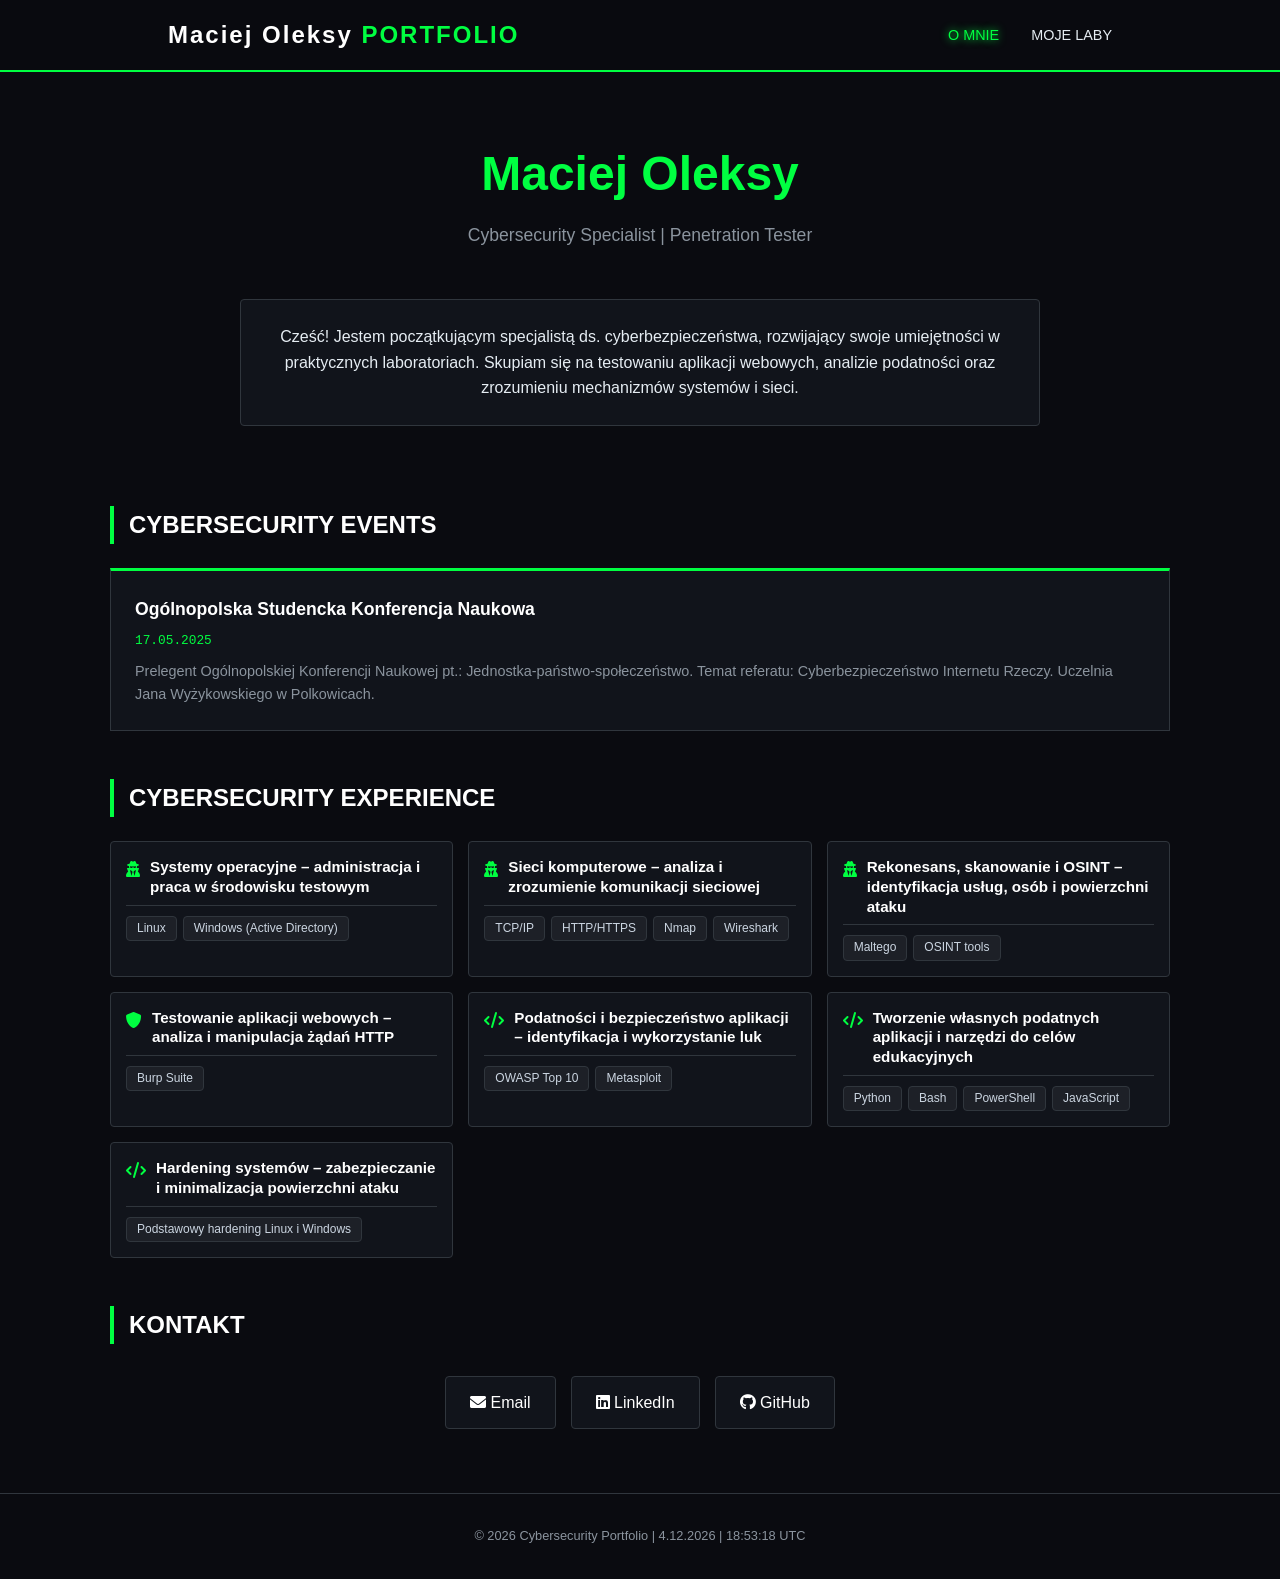
<file: index.html>
<!DOCTYPE html>
<html lang="pl">
<head>
    <meta charset="UTF-8">
    <meta name="viewport" content="width=device-width, initial-scale=1.0">
    <title>Cyber Portfolio | Main</title>
    <link rel="stylesheet" href="stajl.css">
    <link rel="stylesheet" href="https://cdnjs.cloudflare.com/ajax/libs/font-awesome/6.0.0/css/all.min.css">
</head>
<body>

    <header>
        <nav class="navbar">
            <div class="logo">Maciej Oleksy<span> PORTFOLIO</span></div>
            <ul class="nav-links">
                <li><a href="index.html" class="active">O mnie</a></li>
                <li><a href="labs.html">Moje laby</a></li>
            </ul>
        </nav>
    </header>

    <main class="container">
        <!-- Sekcja Hero / O mnie -->
        <section id="about" class="hero-section">
            <h1 class="glitch">Maciej Oleksy</h1>
            <p class="subtitle">Cybersecurity Specialist | Penetration Tester</p>
        </br>
            <div class="bio-card">
                <p>Cześć! Jestem początkującym specjalistą ds. cyberbezpieczeństwa, rozwijający swoje umiejętności w praktycznych laboratoriach. Skupiam się na testowaniu aplikacji webowych, analizie podatności oraz zrozumieniu mechanizmów systemów i sieci.</p>
            </div>
        </section>

        <!-- Sekcja Cyber Events -->
        <section id="cyber-events">
            <h2 class="section-title">Cybersecurity Events</h2>
            <div class="events-grid">
                <div class="event-card highlight">
                    <h3>Ogólnopolska Studencka Konferencja Naukowa</h3>
                    <p class="event-info">17.05.2025</p>
                    <p class="event-desc">Prelegent Ogólnopolskiej Konferencji Naukowej pt.: Jednostka-państwo-społeczeństwo. Temat referatu: Cyberbezpieczeństwo Internetu Rzeczy. Uczelnia Jana Wyżykowskiego w Polkowicach.</p>
                </div>
               
            </div>
        </section>

         <!-- Sekcja Technical Arsenal (Skille) -->
        <section id="skills-arsenal">
            <h2 class="section-title">Cybersecurity Experience</h2>
            <div class="skills-grid">

                <div class="skill-category">
                    <div class="category-header"><i class="fas fa-user-secret"></i><h5>Systemy operacyjne – administracja i praca w środowisku testowym</h5></div>
                    <div class="skill-tags">
                        <span>Linux</span><span>Windows (Active Directory)</span>
                    </div>
                </div>

                <div class="skill-category">
                    <div class="category-header"><i class="fas fa-user-secret"></i><h5>Sieci komputerowe – analiza i zrozumienie komunikacji sieciowej</h5></div>
                    <div class="skill-tags">
                        <span>TCP/IP</span><span>HTTP/HTTPS</span><span>Nmap</span><span>Wireshark</span>
                    </div>

                </div>
                <div class="skill-category">
                    <div class="category-header"><i class="fas fa-user-secret"></i><h5>Rekonesans, skanowanie i OSINT – identyfikacja usług, osób i powierzchni ataku</h5></div>
                    <div class="skill-tags">
                        <span>Maltego</span><span>OSINT tools</span>
                    </div>
                </div>

                <div class="skill-category">
                    <div class="category-header"><i class="fas fa-shield-alt"></i><h5>Testowanie aplikacji webowych – analiza i manipulacja żądań HTTP</h5></div>
                    <div class="skill-tags">
                       <span>Burp Suite</span>
                    </div>
                </div>

                <div class="skill-category">
                    <div class="category-header"><i class="fas fa-code"></i><h5>Podatności i bezpieczeństwo aplikacji – identyfikacja i wykorzystanie luk</h5></div>
                    <div class="skill-tags">
                        <span>OWASP Top 10</span><span>Metasploit</span>
                    </div>
                </div>

                <div class="skill-category">
                    <div class="category-header"><i class="fas fa-code"></i><h5>Tworzenie własnych podatnych aplikacji i narzędzi do celów edukacyjnych</h5></div>
                    <div class="skill-tags">
                        <span>Python</span><span>Bash</span><span>PowerShell</span><span>JavaScript</span>
                    </div>
                </div>

                   <div class="skill-category">
                    <div class="category-header"><i class="fas fa-code"></i><h5>Hardening systemów – zabezpieczanie i minimalizacja powierzchni ataku</h5></div>
                    <div class="skill-tags">
                        <span>Podstawowy hardening Linux i Windows</span>
                    </div>
                </div>

            </div>
        </section>


        <!-- Kontakt -->
        <section id="contact">
            <h2 class="section-title">Kontakt</h2>
            <div class="contact-grid">
                <a href="mailto:twoj@email.com" class="contact-card"><i class="fas fa-envelope"></i><span> Email</span></a>
                <a href="#" class="contact-card"><i class="fab fa-linkedin"></i><span> LinkedIn</span></a>
                <a href="https://github.com/christwaffen" class="contact-card"><i class="fab fa-github"></i><span> GitHub</span></a>
            </div>
        </section>
    </main>

    <footer>
        <p>&copy; 2026 Cybersecurity Portfolio | <span id="clock"></span></p>
    </footer>

    <script src="script.js"></script>
</body>
</html>
</file>
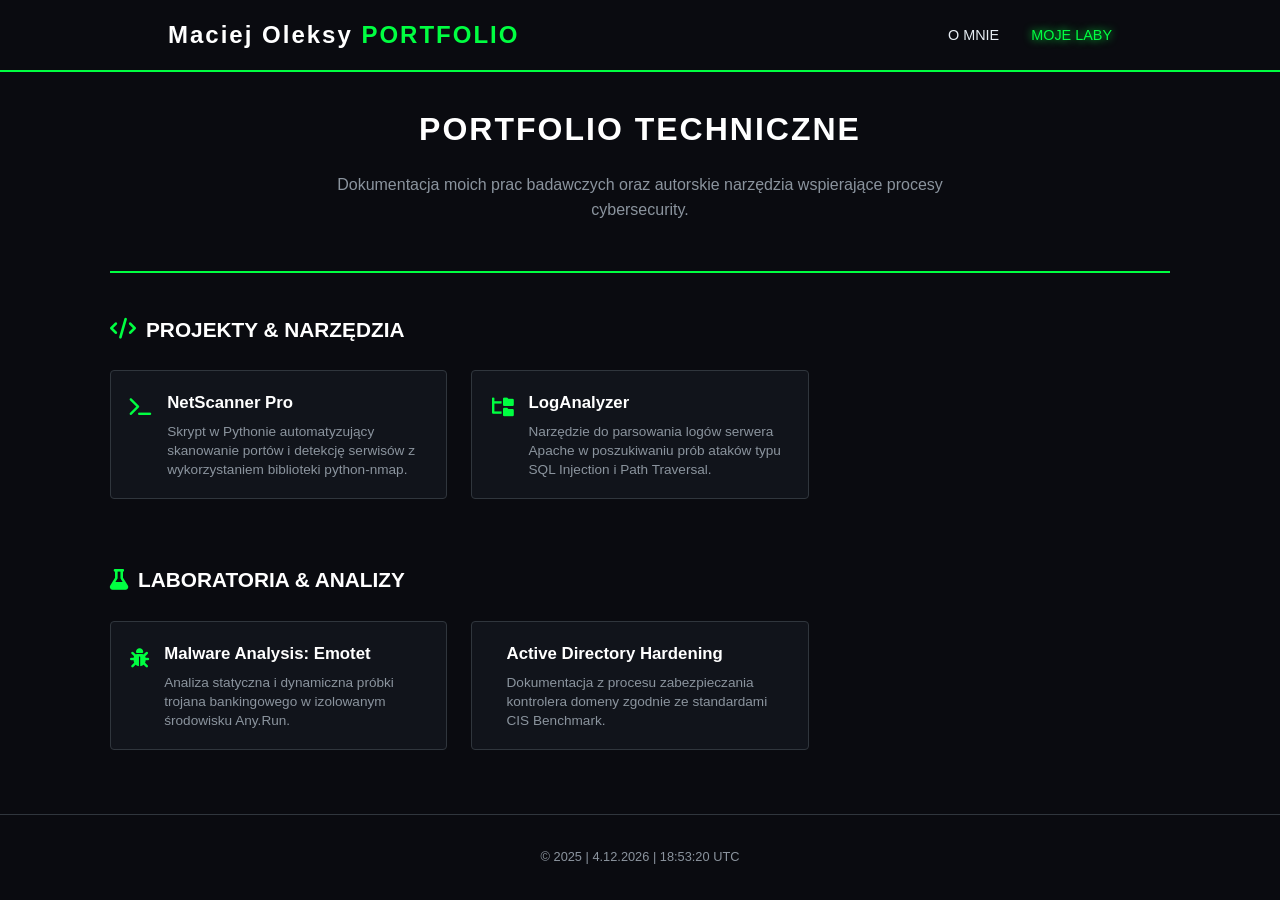
<file: labs.html>
<!DOCTYPE html>
<html lang="pl">
<head>
    <meta charset="UTF-8">
    <meta name="viewport" content="width=device-width, initial-scale=1.0">
    <title>Cyber Portfolio | Laby</title>
    <link rel="stylesheet" href="stajl.css">
    <link rel="stylesheet" href="https://cdnjs.cloudflare.com/ajax/libs/font-awesome/6.0.0/css/all.min.css">
</head>
<body>
    <header>
        <nav class="navbar">
            <div class="logo">Maciej Oleksy<span> PORTFOLIO</span></div>
            <ul class="nav-links">
                <li><a href="index.html">O mnie</a></li>
                <li><a href="labs.html" class="active">Moje laby</a></li>
            </ul>
        </nav>
    </header>
<!---
    <main class="container">
        <section id="labs">
            <h1 class="section-title">Laboratoria i Projekty</h1>
             <div class="bio-card">
                <p>Tutaj znajdziesz moje laboratoria – projekty, które realizowałem, aby rozwijać swoje umiejętności w cyberbezpieczeństwie. Każdy lab pokazuje zarówno ofensywne, jak i defensywne podejście do bezpieczeństwa.</p>
            </div>
            <br>
            <div class="labs-grid">

                <a href="https://github.com/christwaffen" target="_blank" class="lab-card">
                    <div class="lab-icon"><i class="fas fa-terminal"></i></div>
                    <h3>OWASP Top 10 2025</h3>
                    <p>Testowanie i omówienie najpopularniejszych podatności z roku 2025</p>
                </a>

                <a href="https://github.com/christwaffen" target="_blank" class="lab-card">
                    <div class="lab-icon"><i class="fas fa-bug"></i></div>
                    <h3>Malware Analysis</h3>
                    <p>Dokumentacja z analizy trojana Emotet.</p>
                </a>

                <a href="https://github.com/christwaffen" target="_blank" class="lab-card">
                    <div class="lab-icon"><i class="fas fa-terminal"></i></div>
                    <h3>Network Scanner</h3>
                    <p>Automatyzacja Nmapa w Pythonie.</p>
                </a>

                <a href="https://github.com/christwaffen" target="_blank" class="lab-card">
                    <div class="lab-icon"><i class="fas fa-bug"></i></div>
                    <h3>Malware Analysis</h3>
                    <p>Dokumentacja z analizy trojana Emotet.</p>
                </a>

                 <a href="https://github.com/christwaffen" target="_blank" class="lab-card">
                    <div class="lab-icon"><i class="fas fa-terminal"></i></div>
                    <h3>Network Scanner</h3>
                    <p>Automatyzacja Nmapa w Pythonie.</p>
                </a>

                <a href="https://github.com/christwaffen" target="_blank" class="lab-card">
                    <div class="lab-icon"><i class="fas fa-bug"></i></div>
                    <h3>Malware Analysis</h3>
                    <p>Dokumentacja z analizy trojana Emotet.</p>
                </a>

                <a href="https://github.com/christwaffen" target="_blank" class="lab-card">
                    <div class="lab-icon"><i class="fas fa-terminal"></i></div>
                    <h3>Network Scanner</h3>
                    <p>Automatyzacja Nmapa w Pythonie.</p>
                </a>

                <a href="https://github.com/christwaffen" target="_blank" class="lab-card">
                    <div class="lab-icon"><i class="fas fa-bug"></i></div>
                    <h3>Malware Analysis</h3>
                    <p>Dokumentacja z analizy trojana Emotet.</p>
                </a>

            </div>
        </section>
    </main>
-->

<main class="container">
    <!-- Nagłówek strony -->
    <header class="labs-page-header">
        <h1 class="section-title-centered">Portfolio Techniczne</h1>
        <p class="page-description">
            Dokumentacja moich prac badawczych oraz autorskie narzędzia wspierające procesy cybersecurity.
        </p>
    </header>

    <!-- SEKCJA: PROJEKTY (NARZĘDZIA) -->
    <section class="labs-section">
        <h2 class="sub-section-title"><i class="fas fa-code"></i> Projekty & Narzędzia</h2>
        <div class="labs-grid">
            <!-- Projekt 1 -->
            <a href="https://github.com/christwaffen" target="_blank" class="lab-card">
                <div class="lab-icon"><i class="fas fa-terminal"></i></div>
                <div class="lab-content">
                    <h3>NetScanner Pro</h3>
                    <p>Skrypt w Pythonie automatyzujący skanowanie portów i detekcję serwisów z wykorzystaniem biblioteki python-nmap.</p>
                </div>
            </a>
            <!-- Projekt 2 -->
            <a href="https://github.com/christwaffen" target="_blank" class="lab-card">
                <div class="lab-icon"><i class="fas fa-folder-tree"></i></div>
                <div class="lab-content">
                    <h3>LogAnalyzer</h3>
                    <p>Narzędzie do parsowania logów serwera Apache w poszukiwaniu prób ataków typu SQL Injection i Path Traversal.</p>
                </div>
            </a>
        </div>
    </section>

    <!-- SEKCJA: LABORATORIA (ANALIZY) -->
    <section class="labs-section">
        <h2 class="sub-section-title"><i class="fas fa-flask"></i> Laboratoria & Analizy</h2>
        <div class="labs-grid">
            <!-- Lab 1 -->
            <a href="https://github.com/christwaffen" target="_blank" class="lab-card">
                <div class="lab-icon"><i class="fas fa-bug"></i></div>
                <div class="lab-content">
                    <h3>Malware Analysis: Emotet</h3>
                    <p>Analiza statyczna i dynamiczna próbki trojana bankingowego w izolowanym środowisku Any.Run.</p>
                </div>
            </a>
            <!-- Lab 2 -->
            <a href="https://github.com/christwaffen" target="_blank" class="lab-card">
                <div class="lab-icon"><i class="fas fa-shield-halved"></i></div>
                <div class="lab-content">
                    <h3>Active Directory Hardening</h3>
                    <p>Dokumentacja z procesu zabezpieczania kontrolera domeny zgodnie ze standardami CIS Benchmark.</p>
                </div>
            </a>
        </div>
    </section>
</main>

    <footer><p>&copy; 2025 | <span id="clock"></span></p></footer>
    <script src="script.js"></script>
</body>
</html>
</file>
<file: stajl.css>
:root {
    --bg-color: #0a0b10;
    --card-bg: #11141b;
    --accent-color: #00ff41; /* Cyber zielony */
    --text-color: #e6edf3;
    --text-dim: #8b949e; /* Szary do opisów */
    --border-color: #30363d;
}

* { margin: 0; padding: 0; box-sizing: border-box; font-family: 'Segoe UI', Tahoma, Geneva, Verdana, sans-serif; }
body { background-color: var(--bg-color); color: var(--text-color); line-height: 1.6; overflow-x: hidden; }

/* --- NAWIGACJA --- */
header { background: rgba(10, 11, 16, 0.95); border-bottom: 2px solid var(--accent-color); position: sticky; top: 0; z-index: 1000; }
.navbar { display: flex; justify-content: space-between; align-items: center; padding: 1rem 10%; max-width: 1200px; margin: 0 auto; }
.logo { font-size: 1.5rem; font-weight: bold; letter-spacing: 2px; color: #fff; }
.logo span { color: var(--accent-color); }
.nav-links { display: flex; list-style: none; }
.nav-links li { margin-left: 2rem; }
.nav-links a { text-decoration: none; color: var(--text-color); text-transform: uppercase; font-size: 0.9rem; transition: 0.3s; }
.nav-links a:hover, .nav-links a.active { color: var(--accent-color); text-shadow: 0 0 8px var(--accent-color); }

.container { max-width: 1100px; margin: 2rem auto; padding: 0 20px; }

/* --- NAGŁÓWKI SEKCJI --- */
.section-title { border-left: 4px solid var(--accent-color); padding-left: 15px; margin: 3rem 0 1.5rem 0; text-transform: uppercase; color: #fff; }
.section-title-centered { text-align: center; font-size: 2rem; text-transform: uppercase; letter-spacing: 2px; margin-bottom: 1rem; display: block; color: #fff; }
.sub-section-title { color: #fff; font-size: 1.3rem; margin: 2.5rem 0 1.5rem 0; display: flex; align-items: center; gap: 10px; text-transform: uppercase; }
.sub-section-title i { color: var(--accent-color); }

/* --- BIO / INTRO --- */
.hero-section { text-align: center; padding: 2rem 0; }
.glitch { font-size: 3rem; color: var(--accent-color); margin-bottom: 0.5rem; }
.subtitle { color: var(--text-dim); font-size: 1.1rem; margin-bottom: 1.5rem; }
.bio-card { background: var(--card-bg); border: 1px solid var(--border-color); padding: 1.5rem; border-radius: 4px; max-width: 800px; margin: 0 auto; text-align: center; }
.page-description { text-align: center; max-width: 700px; margin: 0 auto 3rem auto; color: var(--text-dim); }

/* --- SKILLS ARSENAL (Naprawione odstępy) --- */
.skills-grid { display: grid; grid-template-columns: repeat(auto-fit, minmax(320px, 1fr)); gap: 15px; }
.skill-category { background: var(--card-bg); border: 1px solid var(--border-color); padding: 15px; border-radius: 4px; }
.category-header { display: flex; align-items: flex-start; gap: 10px; margin-bottom: 10px; border-bottom: 1px solid var(--border-color); padding-bottom: 8px; }
.category-header i { color: var(--accent-color); margin-top: 4px; }
.category-header h5 { margin: 0; font-size: 0.95rem; line-height: 1.3; color: #fff; font-weight: 600; }
.skill-tags { display: flex; flex-wrap: wrap; gap: 6px; }
.skill-tags span { background: rgba(255, 255, 255, 0.05); border: 1px solid var(--border-color); padding: 2px 10px; font-size: 0.75rem; border-radius: 4px; color: #cbd5e1; }

/* --- LABS & PROJECTS GRID --- */
.labs-section { margin-bottom: 4rem; }
.labs-grid { display: grid; grid-template-columns: repeat(auto-fill, minmax(300px, 1fr)); gap: 1.5rem; }
.lab-card { 
    background: var(--card-bg); padding: 1.2rem; border-radius: 4px; text-decoration: none; 
    border: 1px solid var(--border-color); display: flex; align-items: flex-start; gap: 15px; transition: 0.3s; 
}
.lab-card:hover { border-color: var(--accent-color); background: #161b22; transform: translateY(-3px); }
.lab-icon { font-size: 1.2rem; color: var(--accent-color); margin-top: 3px; }
.lab-card h3 { font-size: 1.05rem; color: #fff; margin-bottom: 5px; }
.lab-card p { font-size: 0.85rem; color: var(--text-dim); margin: 0; line-height: 1.4; }

/* --- EVENTS --- */
.events-grid { display: grid; grid-template-columns: repeat(auto-fit, minmax(280px, 1fr)); gap: 20px; }
.event-card { background: var(--card-bg); border: 1px solid var(--border-color); padding: 1.5rem; border-top: 3px solid var(--border-color); transition: 0.3s; }
.event-card.highlight { border-top-color: var(--accent-color); }
.event-card h3 { color: #fff; margin-bottom: 0.5rem; font-size: 1.1rem; }
.event-info { font-size: 0.8rem; color: var(--accent-color); margin-bottom: 0.5rem; font-family: monospace; }
.event-desc { font-size: 0.9rem; color: var(--text-dim); }

/* --- KONTAKT --- */
.contact-grid { display: flex; gap: 15px; justify-content: center; flex-wrap: wrap; margin-top: 2rem; }
.contact-card { background: var(--card-bg); padding: 0.8rem 1.5rem; border-radius: 4px; text-decoration: none; color: #fff; border: 1px solid var(--border-color); transition: 0.3s; }
.contact-card:hover { border-color: var(--accent-color); color: var(--accent-color); }

/* --- FOOTER --- */
footer { text-align: center; padding: 2rem; margin-top: 4rem; border-top: 1px solid var(--border-color); color: var(--text-dim); font-size: 0.8rem; }
</file>
